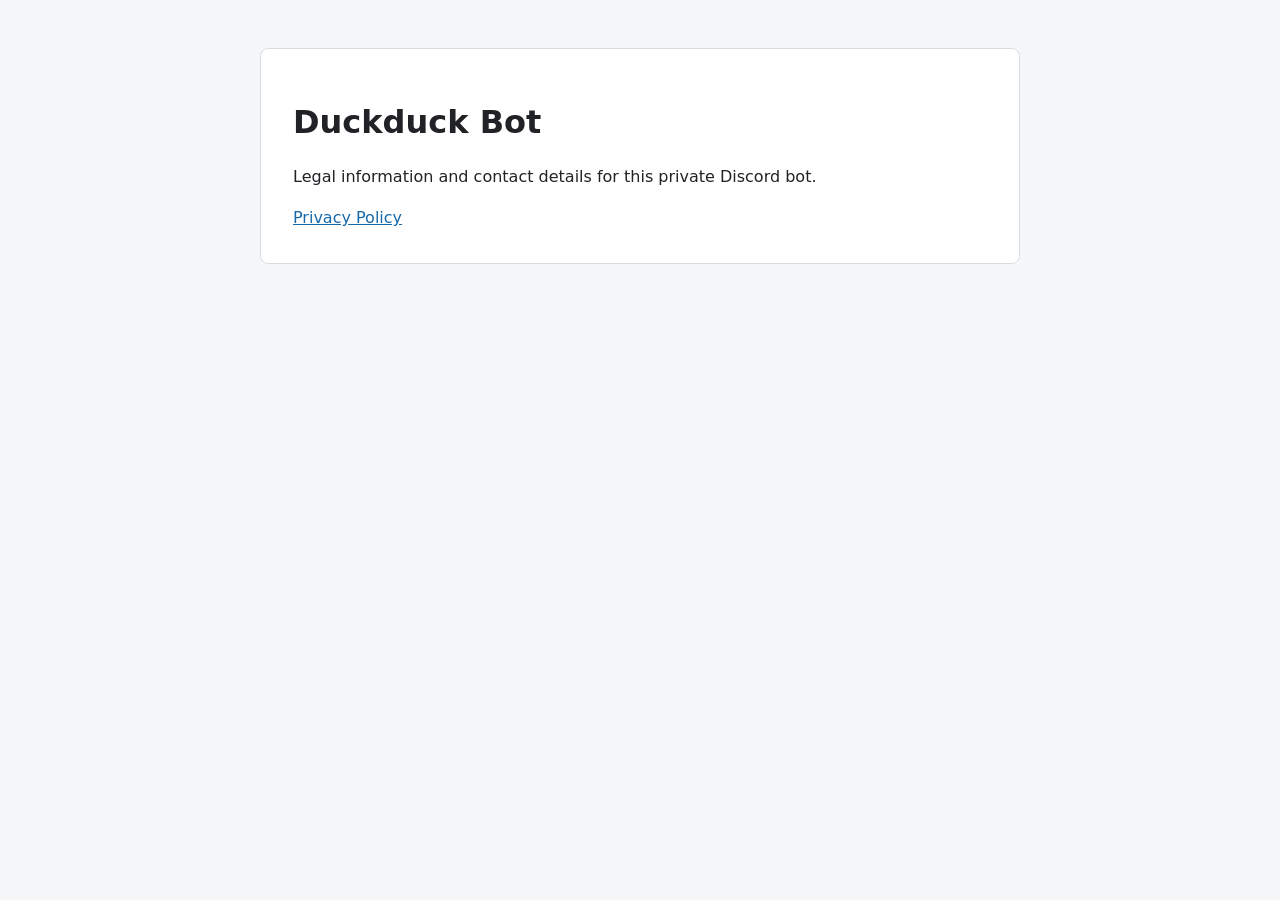
<file: index.html>
<!doctype html>
<html lang="en">
<head>
  <meta charset="utf-8">
  <meta name="viewport" content="width=device-width, initial-scale=1">
  <meta name="description" content="Legal information for Duckduck Bot">
  <title>Duckduck Bot Legal Information</title>
  <link rel="stylesheet" href="styles.css">
</head>
<body>
  <main>
    <h1>Duckduck Bot</h1>
    <p>Legal information and contact details for this private Discord bot.</p>
    <nav aria-label="Legal documents">
      <a href="privacy.html">Privacy Policy</a>
    </nav>
  </main>
</body>
</html>
</file>
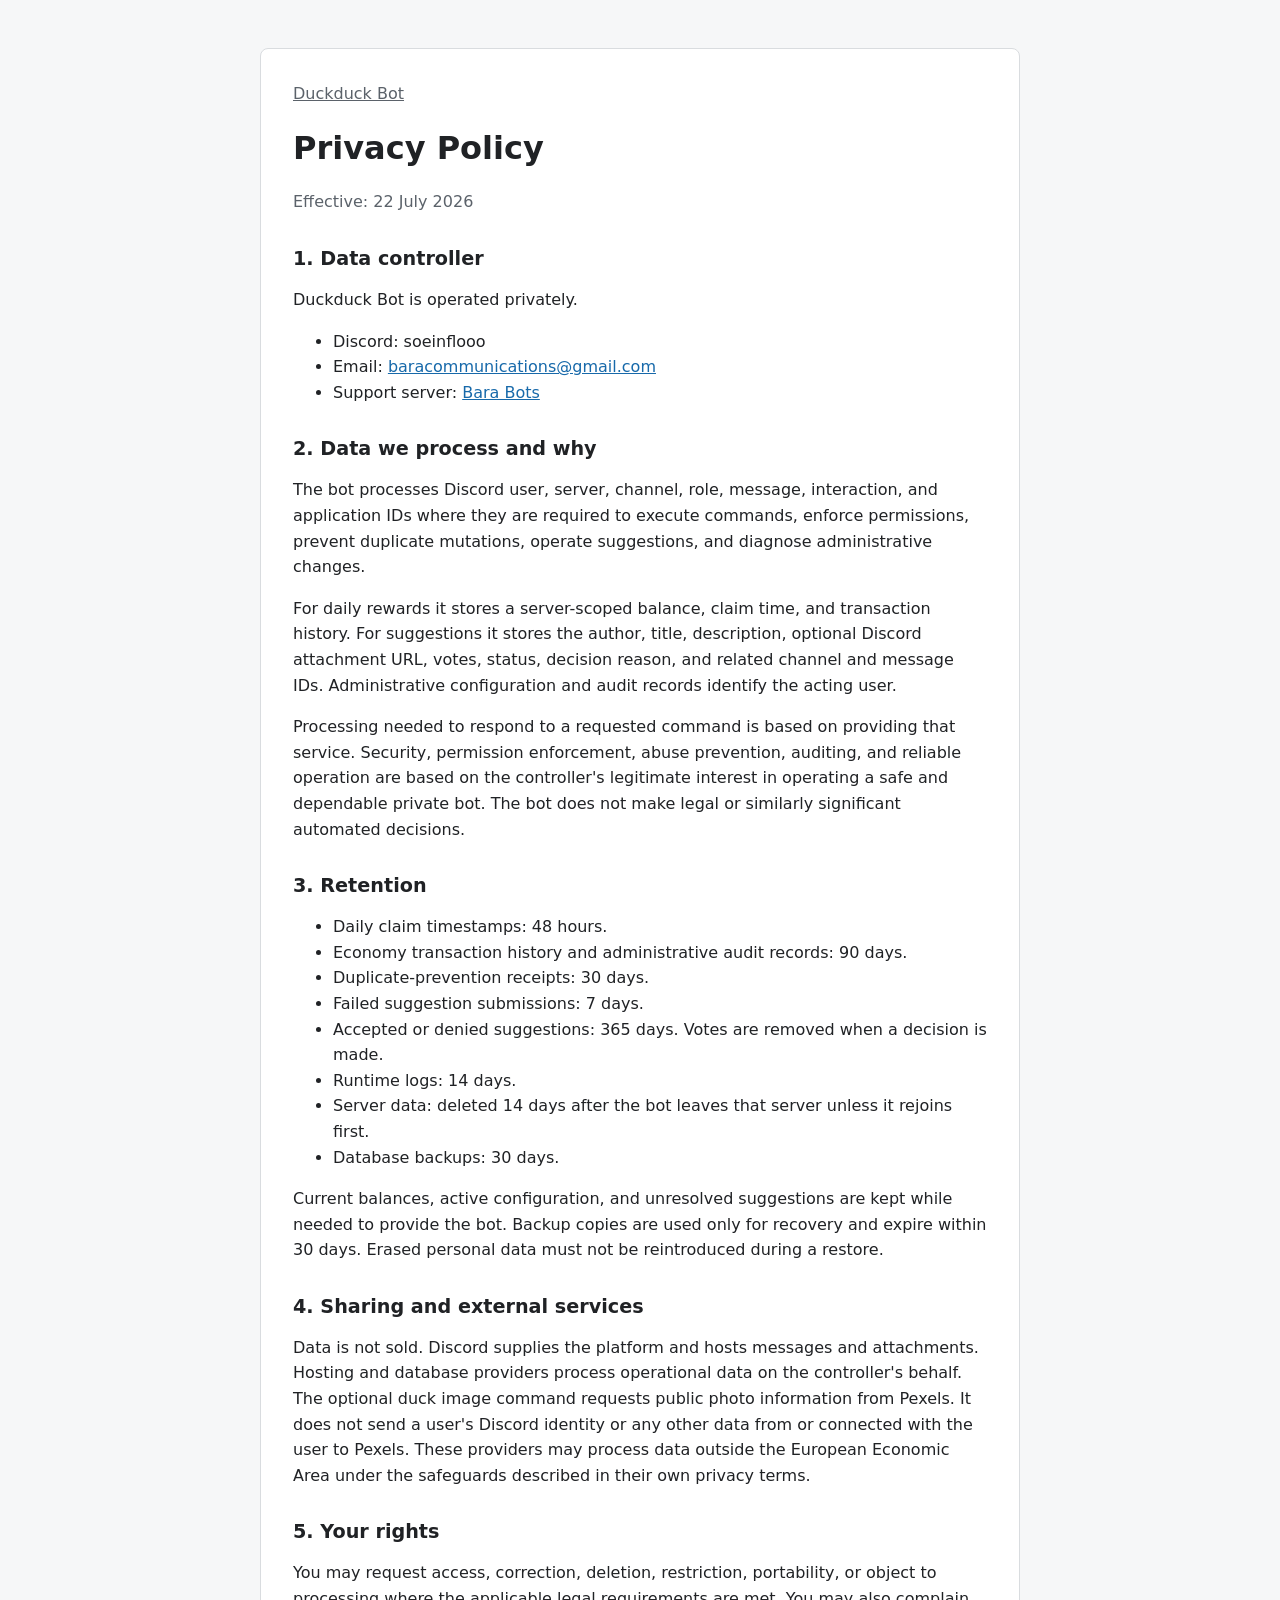
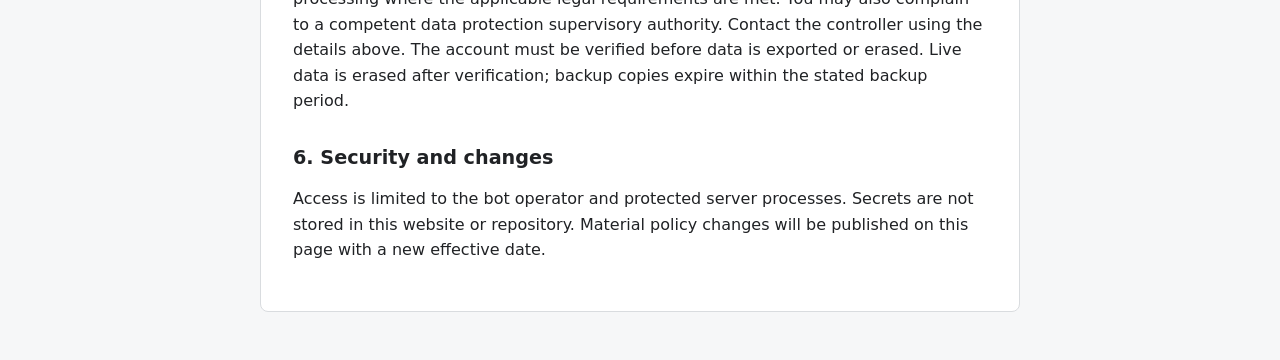
<file: privacy.html>
<!doctype html>
<html lang="en">
<head>
  <meta charset="utf-8">
  <meta name="viewport" content="width=device-width, initial-scale=1">
  <meta name="description" content="Privacy policy for Duckduck Bot">
  <title>Duckduck Bot Privacy Policy</title>
  <link rel="stylesheet" href="styles.css">
</head>
<body>
  <main>
    <a class="back" href="index.html">Duckduck Bot</a>
    <h1>Privacy Policy</h1>
    <p class="updated">Effective: 22 July 2026</p>

    <h2>1. Data controller</h2>
    <p>Duckduck Bot is operated privately.</p>
    <ul>
      <li>Discord: soeinflooo</li>
      <li>Email: <a href="mailto:baracommunications@gmail.com">baracommunications@gmail.com</a></li>
      <li>Support server: <a href="https://discord.gg/Zt5wDw6tuf">Bara Bots</a></li>
    </ul>

    <h2>2. Data we process and why</h2>
    <p>The bot processes Discord user, server, channel, role, message, interaction, and application IDs where they are required to execute commands, enforce permissions, prevent duplicate mutations, operate suggestions, and diagnose administrative changes.</p>
    <p>For daily rewards it stores a server-scoped balance, claim time, and transaction history. For suggestions it stores the author, title, description, optional Discord attachment URL, votes, status, decision reason, and related channel and message IDs. Administrative configuration and audit records identify the acting user.</p>
    <p>Processing needed to respond to a requested command is based on providing that service. Security, permission enforcement, abuse prevention, auditing, and reliable operation are based on the controller's legitimate interest in operating a safe and dependable private bot. The bot does not make legal or similarly significant automated decisions.</p>

    <h2>3. Retention</h2>
    <ul>
      <li>Daily claim timestamps: 48 hours.</li>
      <li>Economy transaction history and administrative audit records: 90 days.</li>
      <li>Duplicate-prevention receipts: 30 days.</li>
      <li>Failed suggestion submissions: 7 days.</li>
      <li>Accepted or denied suggestions: 365 days. Votes are removed when a decision is made.</li>
      <li>Runtime logs: 14 days.</li>
      <li>Server data: deleted 14 days after the bot leaves that server unless it rejoins first.</li>
      <li>Database backups: 30 days.</li>
    </ul>
    <p>Current balances, active configuration, and unresolved suggestions are kept while needed to provide the bot. Backup copies are used only for recovery and expire within 30 days. Erased personal data must not be reintroduced during a restore.</p>

    <h2>4. Sharing and external services</h2>
    <p>Data is not sold. Discord supplies the platform and hosts messages and attachments. Hosting and database providers process operational data on the controller's behalf. The optional duck image command requests public photo information from Pexels. It does not send a user's Discord identity or any other data from or connected with the user to Pexels. These providers may process data outside the European Economic Area under the safeguards described in their own privacy terms.</p>

    <h2>5. Your rights</h2>
    <p>You may request access, correction, deletion, restriction, portability, or object to processing where the applicable legal requirements are met. You may also complain to a competent data protection supervisory authority. Contact the controller using the details above. The account must be verified before data is exported or erased. Live data is erased after verification; backup copies expire within the stated backup period.</p>

    <h2>6. Security and changes</h2>
    <p>Access is limited to the bot operator and protected server processes. Secrets are not stored in this website or repository. Material policy changes will be published on this page with a new effective date.</p>
  </main>
</body>
</html>
</file>
<file: styles.css>
:root {
  color-scheme: light dark;
  font-family: system-ui, sans-serif;
  line-height: 1.6;
}

body {
  margin: 0;
  background: #f6f7f8;
  color: #202225;
}

main {
  width: min(760px, calc(100% - 40px));
  margin: 48px auto;
  padding: 32px;
  box-sizing: border-box;
  background: #fff;
  border: 1px solid #d9dcdf;
  border-radius: 8px;
}

h1, h2 { line-height: 1.25; }
h2 { margin-top: 32px; font-size: 1.2rem; }
a { color: #1769aa; }
.back, .updated { color: #5b626a; }

@media (prefers-color-scheme: dark) {
  body { background: #17181a; color: #e7e9ea; }
  main { background: #222428; border-color: #3a3d42; }
  a { color: #6eb5ef; }
  .back, .updated { color: #aeb3b8; }
}
</file>
